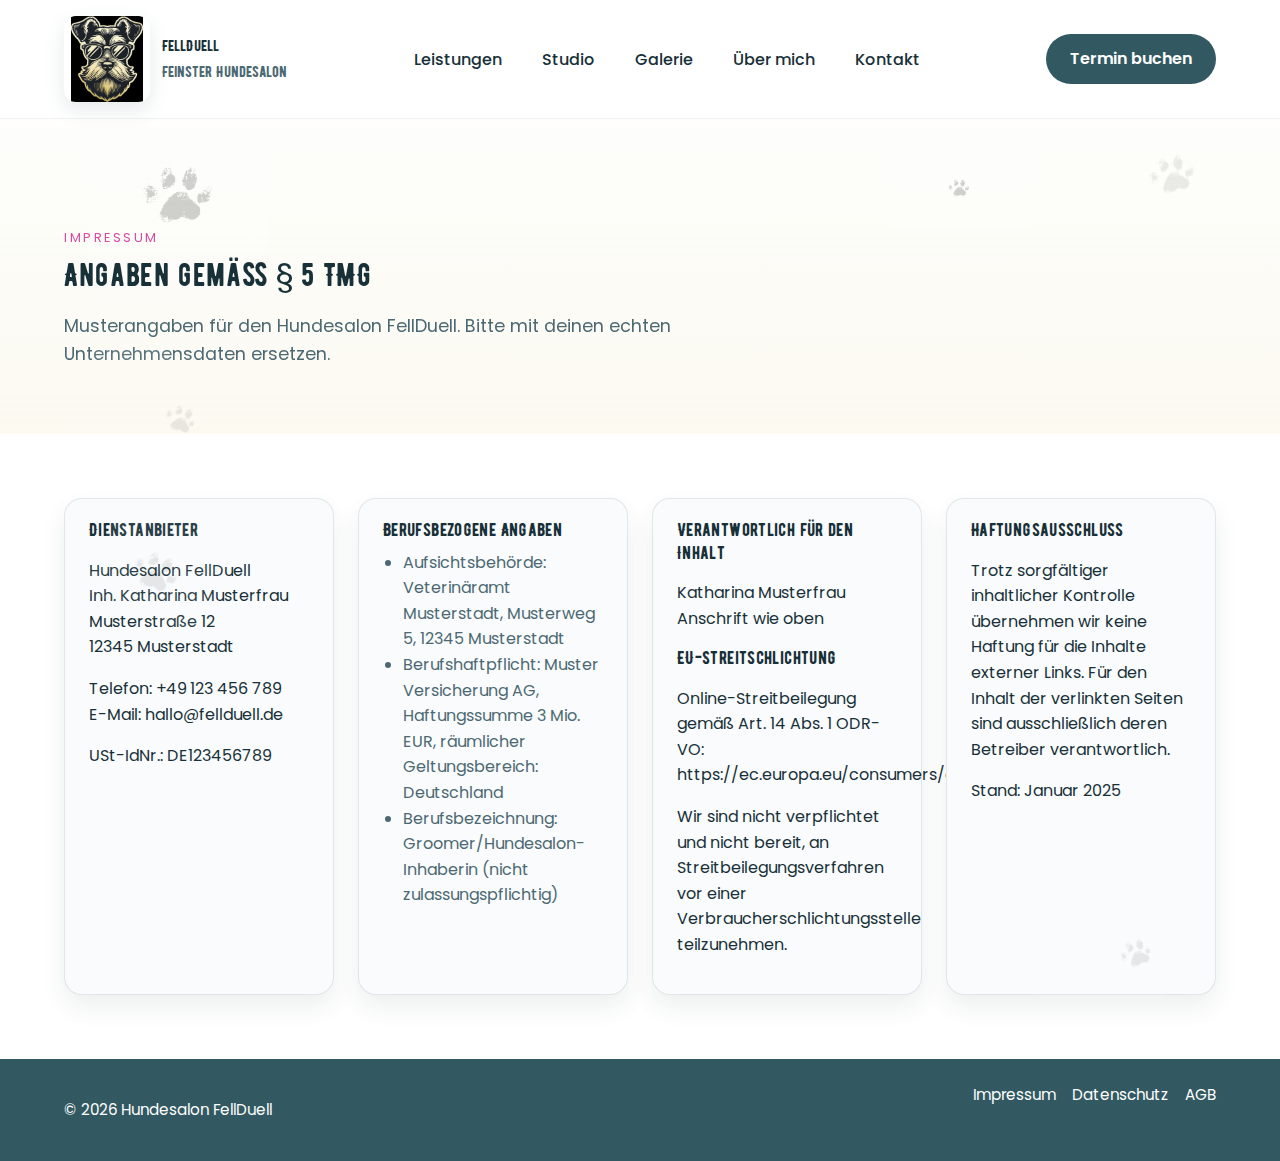
<file: impressum.html>
<!DOCTYPE html>
<html lang="de">
  <head>
    <meta charset="UTF-8" />
    <meta name="viewport" content="width=device-width, initial-scale=1.0" />
    <title>FellDuell – Impressum</title>
    <link rel="preconnect" href="https://fonts.gstatic.com" crossorigin />
    <link
      href="https://fonts.googleapis.com/css2?family=Poppins:wght@300;400;600&amp;display=swap"
      rel="stylesheet"
    />
    <link rel="stylesheet" href="css/styles.css" />
  </head>
  <body>
    <header class="site-header">
      <div class="container header-content">
        <a class="logo" href="index.html">
          <img src="bilder/logo/logo-gold.jpeg" alt="FellDuell Logo" />
          <div>
            <p class="logo-title">FellDuell</p>
            <p class="logo-subtitle">Feinster Hundesalon</p>
          </div>
        </a>
        <nav>
          <ul>
            <li><a href="leistungen.html">Leistungen</a></li>
            <li><a href="studio.html">Studio</a></li>
            <li><a href="galerie.html">Galerie</a></li>
            <li><a href="team.html">Über mich</a></li>
            <li><a href="kontakt.html">Kontakt</a></li>
          </ul>
        </nav>
        <a class="cta" href="kontakt.html#kontakt">Termin buchen</a>
      </div>
    </header>

    <main>
      <section class="hero secondary-hero legal-hero" id="impressum">
        <div class="container hero-grid">
          <div class="hero-copy">
            <p class="eyebrow">Impressum</p>
            <h1>Angaben gemäß § 5 TMG</h1>
            <p class="lead">
              Musterangaben für den Hundesalon FellDuell. Bitte mit deinen echten Unternehmensdaten ersetzen.
            </p>
          </div>
        </div>
      </section>

      <section class="legal">
        <div class="container legal-grid">
          <article>
            <h3>Dienstanbieter</h3>
            <p>
              Hundesalon FellDuell<br />
              Inh. Katharina Musterfrau<br />
              Musterstraße 12<br />
              12345 Musterstadt
            </p>
            <p>
              Telefon: <a href="tel:+49123456789">+49 123 456 789</a><br />
              E-Mail: <a href="mailto:hallo@fellduell.de">hallo@fellduell.de</a>
            </p>
            <p>USt-IdNr.: DE123456789</p>
          </article>

          <article>
            <h3>Berufsbezogene Angaben</h3>
            <ul class="legal-list">
              <li>Aufsichtsbehörde: Veterinäramt Musterstadt, Musterweg 5, 12345 Musterstadt</li>
              <li>Berufshaftpflicht: Muster Versicherung AG, Haftungssumme 3 Mio. EUR, räumlicher Geltungsbereich: Deutschland</li>
              <li>Berufsbezeichnung: Groomer/Hundesalon-Inhaberin (nicht zulassungspflichtig)</li>
            </ul>
          </article>

          <article>
            <h3>Verantwortlich für den Inhalt</h3>
            <p>
              Katharina Musterfrau<br />
              Anschrift wie oben
            </p>
            <h3>EU-Streitschlichtung</h3>
            <p>
              Online-Streitbeilegung gemäß Art. 14 Abs. 1 ODR-VO: <a href="https://ec.europa.eu/consumers/odr" target="_blank" rel="noreferrer">https://ec.europa.eu/consumers/odr</a>.
            </p>
            <p>
              Wir sind nicht verpflichtet und nicht bereit, an Streitbeilegungsverfahren vor einer
              Verbraucherschlichtungsstelle teilzunehmen.
            </p>
          </article>

          <article>
            <h3>Haftungsausschluss</h3>
            <p>
              Trotz sorgfältiger inhaltlicher Kontrolle übernehmen wir keine Haftung für die Inhalte externer Links.
              Für den Inhalt der verlinkten Seiten sind ausschließlich deren Betreiber verantwortlich.
            </p>
            <p>Stand: Januar 2025</p>
          </article>
        </div>
      </section>
    </main>

    <footer class="site-footer">
      <div class="container footer-grid">
        <p>© <span id="year"></span> Hundesalon FellDuell</p>
        <div class="footer-links">
          <a href="impressum.html">Impressum</a>
          <a href="pdf/DatenschutzPDF.pdf">Datenschutz</a>
          <a href="pdf/AGBpdf.pdf">AGB</a>
        </div>
      </div>
    </footer>

    <script src="js/header.js"></script>
    <script>
      document.getElementById("year").textContent = new Date().getFullYear();
    </script>
  </body>
</html>
</file>
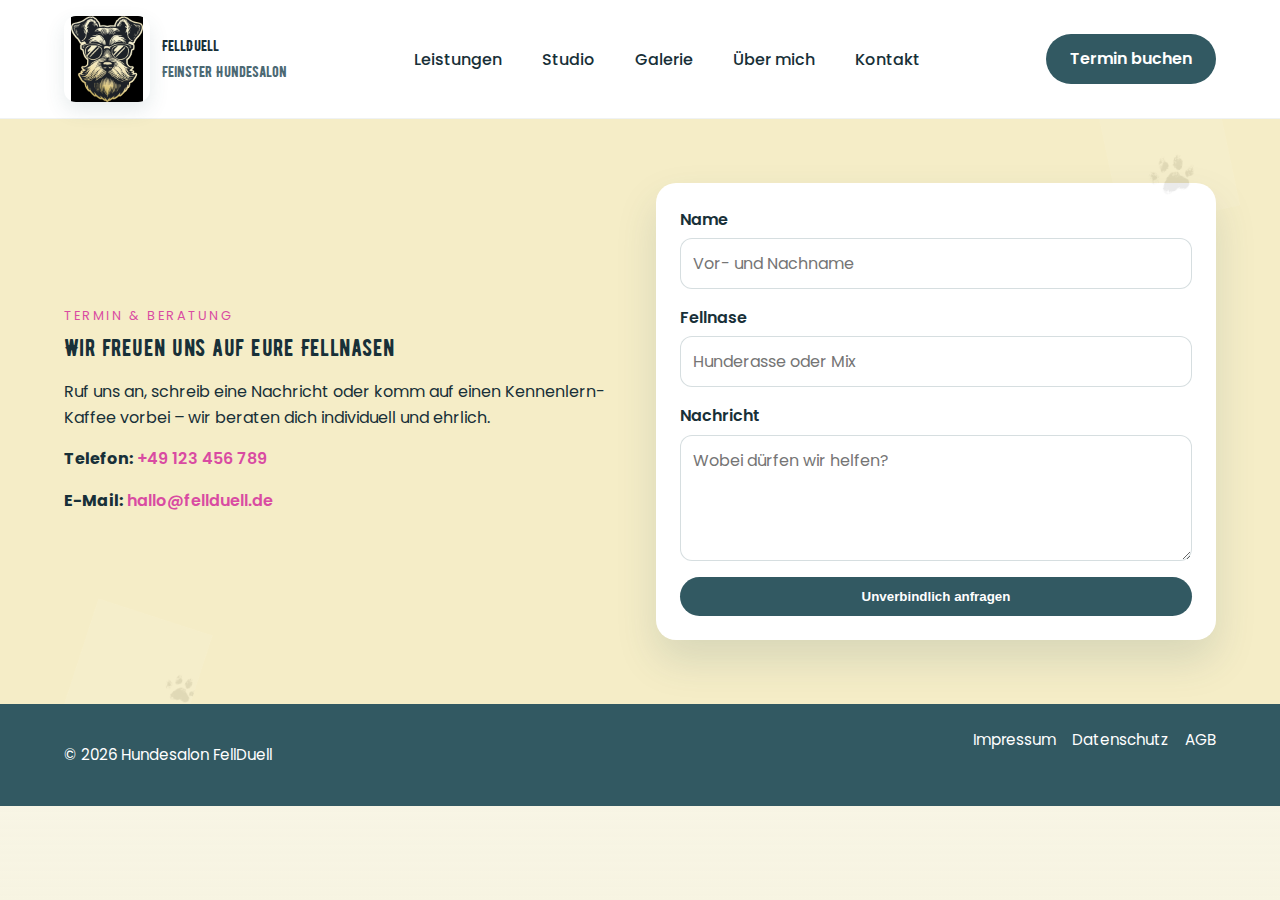
<file: kontakt.html>
<!DOCTYPE html>
<html lang="de">
  <head>
    <meta charset="UTF-8" />
    <meta name="viewport" content="width=device-width, initial-scale=1.0" />
    <title>FellDuell – Kontakt</title>
    <link rel="preconnect" href="https://fonts.gstatic.com" crossorigin />
    <link
      href="https://fonts.googleapis.com/css2?family=Poppins:wght@300;400;600&amp;display=swap"
      rel="stylesheet"
    />
    <link rel="stylesheet" href="css/styles.css" />
  </head>
  <body>
    <header class="site-header">
      <div class="container header-content">
        <a class="logo" href="index.html">
          <img src="bilder/logo/logo-gold.jpeg" alt="FellDuell Logo" />
          <div>
            <p class="logo-title">FellDuell</p>
            <p class="logo-subtitle">Feinster Hundesalon</p>
          </div>
        </a>
        <nav>
          <ul>
            <li><a href="leistungen.html">Leistungen</a></li>
            <li><a href="studio.html">Studio</a></li>
            <li><a href="galerie.html">Galerie</a></li>
            <li><a href="team.html">Über mich</a></li>
            <li><a href="kontakt.html">Kontakt</a></li>
          </ul>
        </nav>
        <a class="cta" href="kontakt.html#kontakt">Termin buchen</a>
      </div>
    </header>

    <main>
      <section class="contact" id="kontakt">
        <div class="container split">
          <div>
            <p class="eyebrow">Termin &amp; Beratung</p>
            <h2>Wir freuen uns auf eure Fellnasen</h2>
            <p>
              Ruf uns an, schreib eine Nachricht oder komm auf einen Kennenlern-Kaffee vorbei –
              wir beraten dich individuell und ehrlich.
            </p>
            <div class="contact-info">
              <p><strong>Telefon:</strong> <a href="tel:+49123456789">+49 123 456 789</a></p>
              <p><strong>E-Mail:</strong> <a href="mailto:hallo@fellduell.de">hallo@fellduell.de</a></p>
            </div>
          </div>
          <form class="contact-form">
            <label>
              Name
              <input type="text" name="name" placeholder="Vor- und Nachname" />
            </label>
            <label>
              Fellnase
              <input type="text" name="dog" placeholder="Hunderasse oder Mix" />
            </label>
            <label>
              Nachricht
              <textarea name="message" rows="4" placeholder="Wobei dürfen wir helfen?"></textarea>
            </label>
            <button type="submit" class="cta">Unverbindlich anfragen</button>
          </form>
        </div>
      </section>
    </main>

    <footer class="site-footer">
      <div class="container footer-grid">
        <p>© <span id="year"></span> Hundesalon FellDuell</p>
        <div class="footer-links">
          <a href="impressum.html">Impressum</a>
          <a href="pdf/DatenschutzPDF.pdf">Datenschutz</a>
          <a href="pdf/AGBpdf.pdf">AGB</a>
        </div>
      </div>
    </footer>

    <script>
      document.getElementById("year").textContent = new Date().getFullYear();
    </script>
  </body>
</html>
</file>
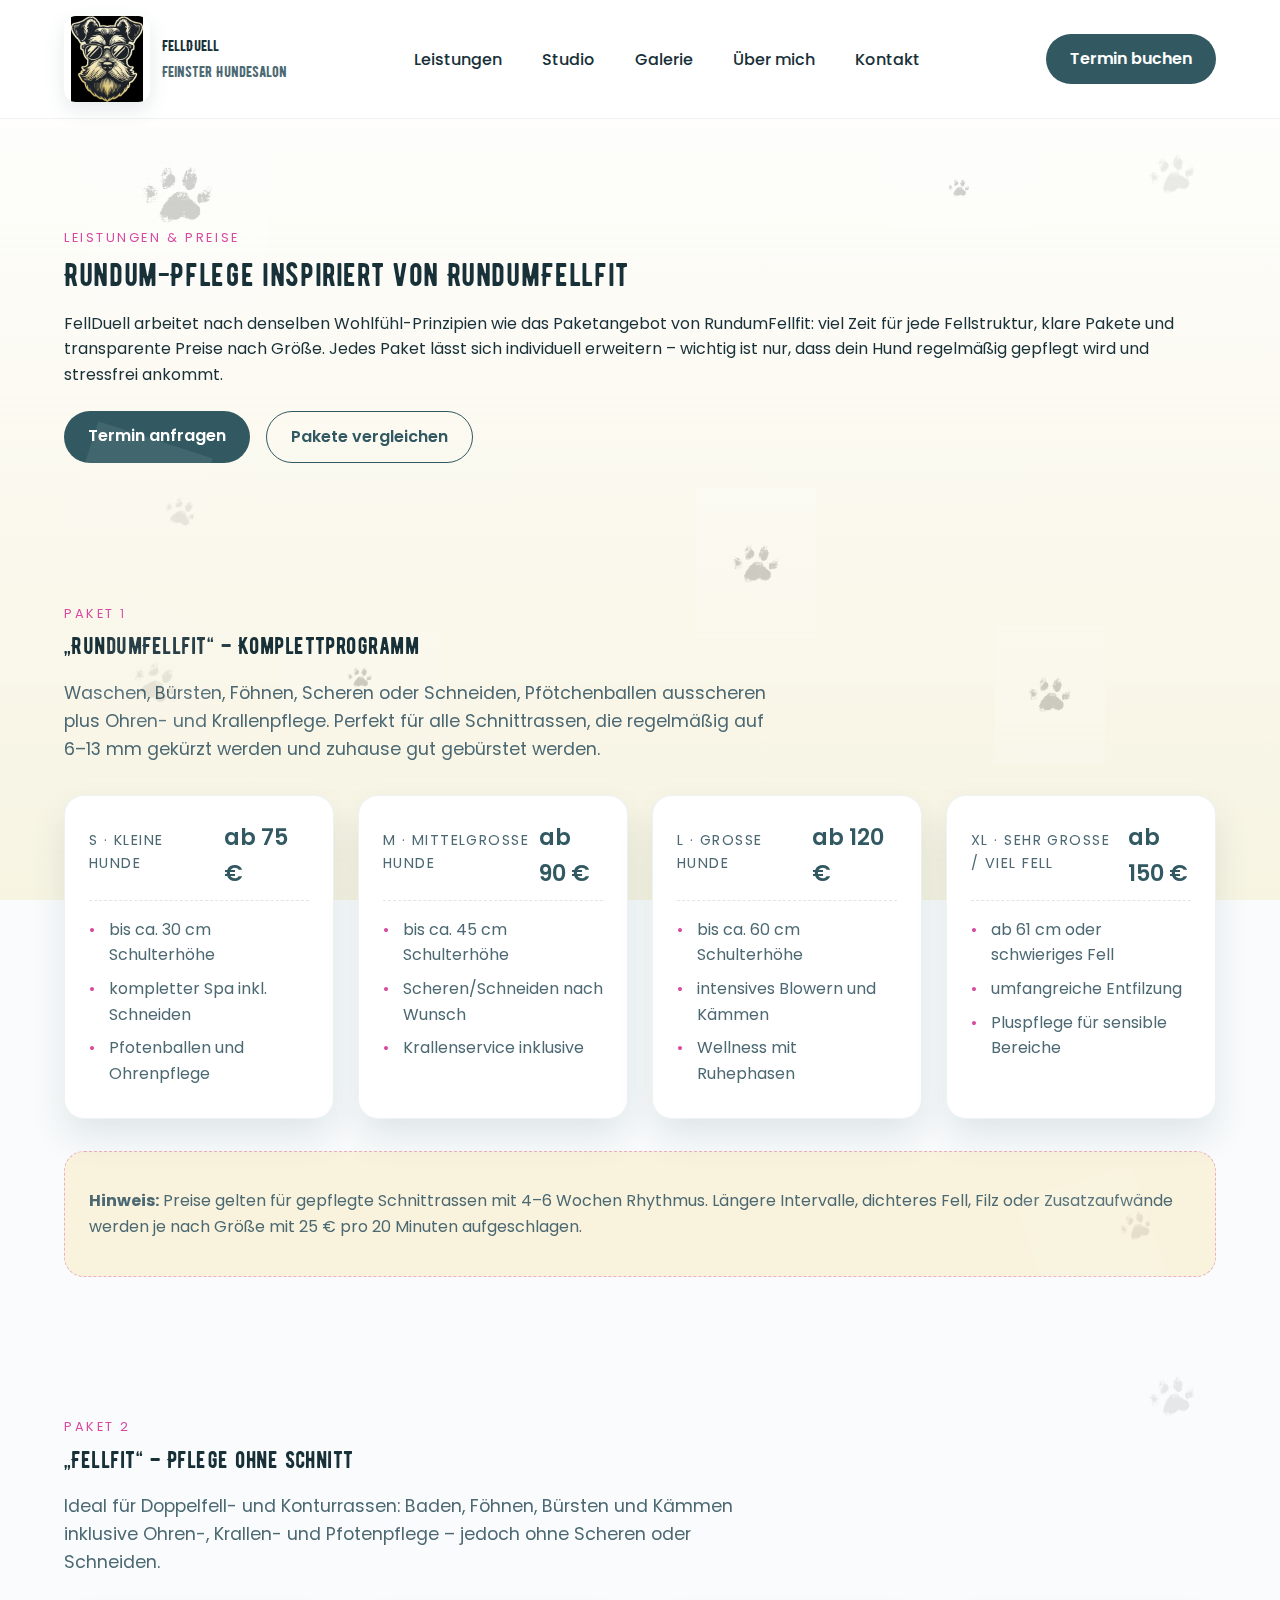
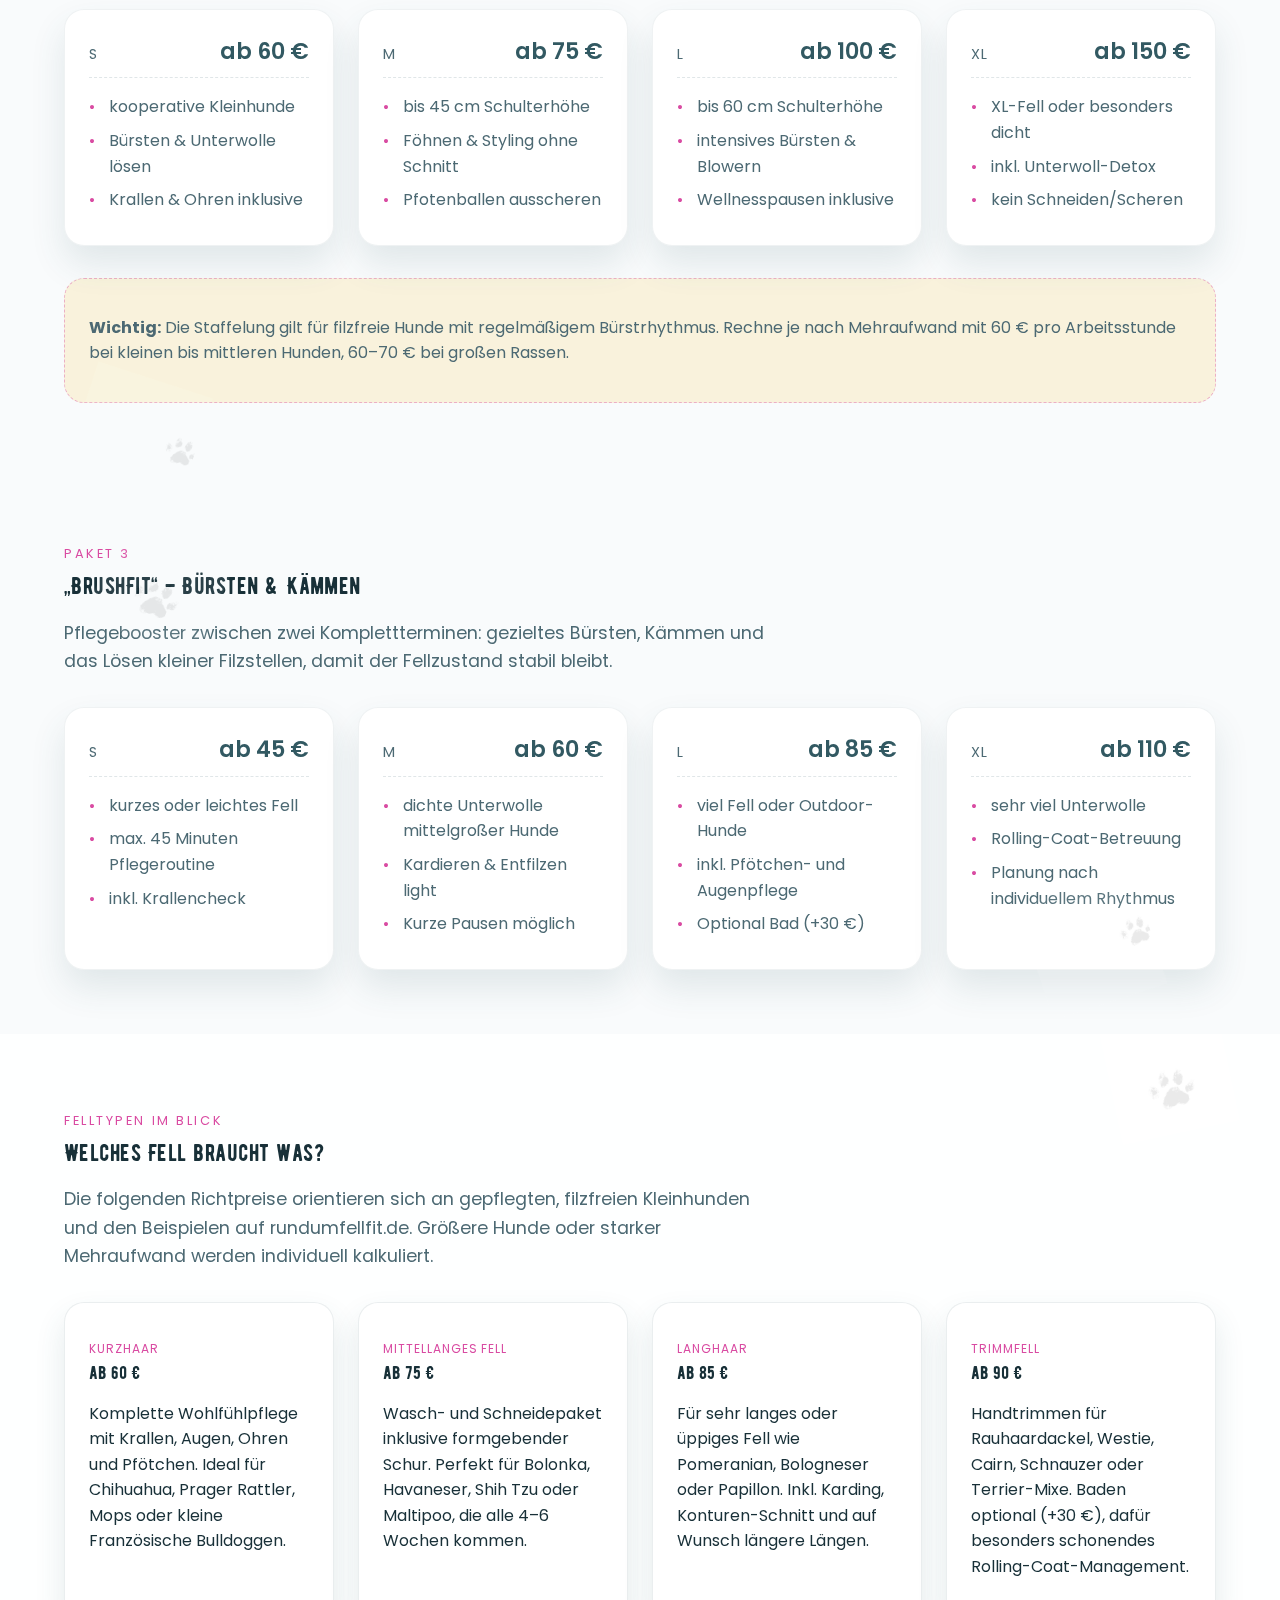
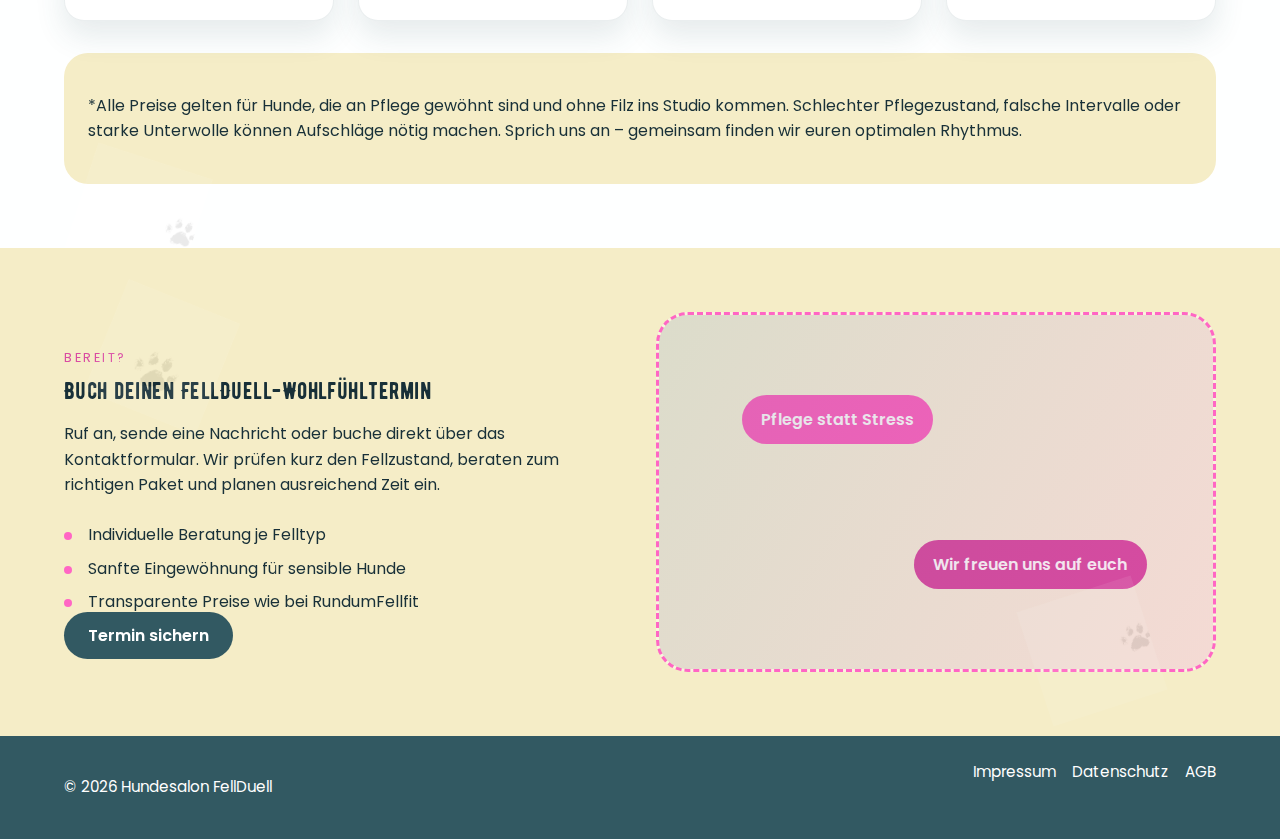
<file: leistungen.html>
<!DOCTYPE html>
<html lang="de">
  <head>
    <meta charset="UTF-8" />
    <meta name="viewport" content="width=device-width, initial-scale=1.0" />
    <title>FellDuell – Leistungen</title>
    <link rel="preconnect" href="https://fonts.gstatic.com" crossorigin />
    <link
      href="https://fonts.googleapis.com/css2?family=Poppins:wght@300;400;600&amp;display=swap"
      rel="stylesheet"
    />
    <link rel="stylesheet" href="css/styles.css" />
  </head>
  <body>
    <header class="site-header">
      <div class="container header-content">
        <a class="logo" href="index.html">
          <img src="bilder/logo/logo-gold.jpeg" alt="FellDuell Logo" />
          <div>
            <p class="logo-title">FellDuell</p>
            <p class="logo-subtitle">Feinster Hundesalon</p>
          </div>
        </a>
        <nav>
          <ul>
            <li><a href="leistungen.html">Leistungen</a></li>
            <li><a href="studio.html">Studio</a></li>
            <li><a href="galerie.html">Galerie</a></li>
            <li><a href="team.html">Über mich</a></li>
            <li><a href="kontakt.html">Kontakt</a></li>
          </ul>
        </nav>
        <a class="cta" href="kontakt.html#kontakt">Termin buchen</a>
      </div>
    </header>

    <main>
      <section class="hero secondary-hero" id="leistungen">
        <div class="container hero-grid">
          <div class="hero-copy">
            <p class="eyebrow">Leistungen &amp; Preise</p>
            <h1>Rundum-Pflege inspiriert von RundumFellfit</h1>
            <p>
              FellDuell arbeitet nach denselben Wohlfühl-Prinzipien wie das Paketangebot von RundumFellfit: viel Zeit
              für jede Fellstruktur, klare Pakete und transparente Preise nach Größe. Jedes Paket lässt sich individuell
              erweitern – wichtig ist nur, dass dein Hund regelmäßig gepflegt wird und stressfrei ankommt.
            </p>
            <div class="hero-actions">
              <a class="cta" href="kontakt.html#kontakt">Termin anfragen</a>
              <a class="ghost" href="#paket-rundum">Pakete vergleichen</a>
            </div>
          </div>
        </div>
      </section>

      <section class="pricing" id="paket-rundum">
        <div class="container">
          <p class="eyebrow">Paket 1</p>
          <h2>„RundumFellfit“ – Komplettprogramm</h2>
          <p class="lead">
            Waschen, Bürsten, Föhnen, Scheren oder Schneiden, Pfötchenballen ausscheren plus Ohren- und Krallenpflege.
            Perfekt für alle Schnittrassen, die regelmäßig auf 6–13 mm gekürzt werden und zuhause gut gebürstet werden.
          </p>

          <div class="price-grid">
            <article class="price-card">
              <div class="price-header">
                <p class="label">S · Kleine Hunde</p>
                <p class="price-value">ab 75 €</p>
              </div>
              <ul>
                <li>bis ca. 30 cm Schulterhöhe</li>
                <li>kompletter Spa inkl. Schneiden</li>
                <li>Pfotenballen und Ohrenpflege</li>
              </ul>
            </article>
            <article class="price-card">
              <div class="price-header">
                <p class="label">M · Mittelgroße Hunde</p>
                <p class="price-value">ab 90 €</p>
              </div>
              <ul>
                <li>bis ca. 45 cm Schulterhöhe</li>
                <li>Scheren/Schneiden nach Wunsch</li>
                <li>Krallenservice inklusive</li>
              </ul>
            </article>
            <article class="price-card">
              <div class="price-header">
                <p class="label">L · Große Hunde</p>
                <p class="price-value">ab 120 €</p>
              </div>
              <ul>
                <li>bis ca. 60 cm Schulterhöhe</li>
                <li>intensives Blowern und Kämmen</li>
                <li>Wellness mit Ruhephasen</li>
              </ul>
            </article>
            <article class="price-card">
              <div class="price-header">
                <p class="label">XL · sehr große / viel Fell</p>
                <p class="price-value">ab 150 €</p>
              </div>
              <ul>
                <li>ab 61 cm oder schwieriges Fell</li>
                <li>umfangreiche Entfilzung</li>
                <li>Pluspflege für sensible Bereiche</li>
              </ul>
            </article>
          </div>

          <div class="extra-note">
            <p>
              <strong>Hinweis:</strong> Preise gelten für gepflegte Schnittrassen mit 4–6 Wochen Rhythmus. Längere
              Intervalle, dichteres Fell, Filz oder Zusatzaufwände werden je nach Größe mit 25 € pro 20 Minuten
              aufgeschlagen.
            </p>
          </div>
        </div>
      </section>

      <section class="pricing" id="paket-fellfit">
        <div class="container">
          <p class="eyebrow">Paket 2</p>
          <h2>„Fellfit“ – Pflege ohne Schnitt</h2>
          <p class="lead">
            Ideal für Doppelfell- und Konturrassen: Baden, Föhnen, Bürsten und Kämmen inklusive Ohren-, Krallen- und
            Pfotenpflege – jedoch ohne Scheren oder Schneiden.
          </p>
          <div class="price-grid">
            <article class="price-card">
              <div class="price-header">
                <p class="label">S</p>
                <p class="price-value">ab 60 €</p>
              </div>
              <ul>
                <li>kooperative Kleinhunde</li>
                <li>Bürsten &amp; Unterwolle lösen</li>
                <li>Krallen &amp; Ohren inklusive</li>
              </ul>
            </article>
            <article class="price-card">
              <div class="price-header">
                <p class="label">M</p>
                <p class="price-value">ab 75 €</p>
              </div>
              <ul>
                <li>bis 45 cm Schulterhöhe</li>
                <li>Föhnen &amp; Styling ohne Schnitt</li>
                <li>Pfotenballen ausscheren</li>
              </ul>
            </article>
            <article class="price-card">
              <div class="price-header">
                <p class="label">L</p>
                <p class="price-value">ab 100 €</p>
              </div>
              <ul>
                <li>bis 60 cm Schulterhöhe</li>
                <li>intensives Bürsten &amp; Blowern</li>
                <li>Wellnesspausen inklusive</li>
              </ul>
            </article>
            <article class="price-card">
              <div class="price-header">
                <p class="label">XL</p>
                <p class="price-value">ab 150 €</p>
              </div>
              <ul>
                <li>XL-Fell oder besonders dicht</li>
                <li>inkl. Unterwoll-Detox</li>
                <li>kein Schneiden/Scheren</li>
              </ul>
            </article>
          </div>
          <div class="extra-note">
            <p>
              <strong>Wichtig:</strong> Die Staffelung gilt für filzfreie Hunde mit regelmäßigem Bürstrhythmus. Rechne je
              nach Mehraufwand mit 60 € pro Arbeitsstunde bei kleinen bis mittleren Hunden, 60–70 € bei großen Rassen.
            </p>
          </div>
        </div>
      </section>

      <section class="pricing" id="paket-brushfit">
        <div class="container">
          <p class="eyebrow">Paket 3</p>
          <h2>„BrushFit“ – Bürsten &amp; Kämmen</h2>
          <p class="lead">
            Pflegebooster zwischen zwei Komplettterminen: gezieltes Bürsten, Kämmen und das Lösen kleiner Filzstellen,
            damit der Fellzustand stabil bleibt.
          </p>
          <div class="price-grid">
            <article class="price-card">
              <div class="price-header">
                <p class="label">S</p>
                <p class="price-value">ab 45 €</p>
              </div>
              <ul>
                <li>kurzes oder leichtes Fell</li>
                <li>max. 45 Minuten Pflegeroutine</li>
                <li>inkl. Krallencheck</li>
              </ul>
            </article>
            <article class="price-card">
              <div class="price-header">
                <p class="label">M</p>
                <p class="price-value">ab 60 €</p>
              </div>
              <ul>
                <li>dichte Unterwolle mittelgroßer Hunde</li>
                <li>Kardieren &amp; Entfilzen light</li>
                <li>Kurze Pausen möglich</li>
              </ul>
            </article>
            <article class="price-card">
              <div class="price-header">
                <p class="label">L</p>
                <p class="price-value">ab 85 €</p>
              </div>
              <ul>
                <li>viel Fell oder Outdoor-Hunde</li>
                <li>inkl. Pfötchen- und Augenpflege</li>
                <li>Optional Bad (+30 €)</li>
              </ul>
            </article>
            <article class="price-card">
              <div class="price-header">
                <p class="label">XL</p>
                <p class="price-value">ab 110 €</p>
              </div>
              <ul>
                <li>sehr viel Unterwolle</li>
                <li>Rolling-Coat-Betreuung</li>
                <li>Planung nach individuellem Rhythmus</li>
              </ul>
            </article>
          </div>
        </div>
      </section>

      <section class="welcome" id="felltypen">
        <div class="container">
          <p class="eyebrow">Felltypen im Blick</p>
          <h2>Welches Fell braucht was?</h2>
          <p class="lead">
            Die folgenden Richtpreise orientieren sich an gepflegten, filzfreien Kleinhunden und den Beispielen auf
            rundumfellfit.de. Größere Hunde oder starker Mehraufwand werden individuell kalkuliert.
          </p>
          <div class="welcome-grid">
            <article class="welcome-card">
              <p class="label">Kurzhaar</p>
              <h3>ab 60 €</h3>
              <p>
                Komplette Wohlfühlpflege mit Krallen, Augen, Ohren und Pfötchen. Ideal für Chihuahua, Prager Rattler,
                Mops oder kleine Französische Bulldoggen.
              </p>
            </article>
            <article class="welcome-card">
              <p class="label">Mittellanges Fell</p>
              <h3>ab 75 €</h3>
              <p>
                Wasch- und Schneidepaket inklusive formgebender Schur. Perfekt für Bolonka, Havaneser, Shih Tzu oder
                Maltipoo, die alle 4–6 Wochen kommen.
              </p>
            </article>
            <article class="welcome-card">
              <p class="label">Langhaar</p>
              <h3>ab 85 €</h3>
              <p>
                Für sehr langes oder üppiges Fell wie Pomeranian, Bologneser oder Papillon. Inkl. Karding,
                Konturen-Schnitt und auf Wunsch längere Längen.
              </p>
            </article>
            <article class="welcome-card">
              <p class="label">Trimmfell</p>
              <h3>ab 90 €</h3>
              <p>
                Handtrimmen für Rauhaardackel, Westie, Cairn, Schnauzer oder Terrier-Mixe. Baden optional (+30 €), dafür
                besonders schonendes Rolling-Coat-Management.
              </p>
            </article>
          </div>
          <div class="value-note">
            <p>
              *Alle Preise gelten für Hunde, die an Pflege gewöhnt sind und ohne Filz ins Studio kommen. Schlechter
              Pflegezustand, falsche Intervalle oder starke Unterwolle können Aufschläge nötig machen. Sprich uns an –
              gemeinsam finden wir euren optimalen Rhythmus.
            </p>
          </div>
        </div>
      </section>

      <section class="contact" id="termin">
        <div class="container split">
          <div>
            <p class="eyebrow">Bereit?</p>
            <h2>Buch deinen FellDuell-Wohlfühltermin</h2>
            <p>
              Ruf an, sende eine Nachricht oder buche direkt über das Kontaktformular. Wir prüfen kurz den Fellzustand,
              beraten zum richtigen Paket und planen ausreichend Zeit ein.
            </p>
            <ul class="feature-list">
              <li>Individuelle Beratung je Felltyp</li>
              <li>Sanfte Eingewöhnung für sensible Hunde</li>
              <li>Transparente Preise wie bei RundumFellfit</li>
            </ul>
            <a class="cta" href="kontakt.html#kontakt">Termin sichern</a>
          </div>
          <div class="studio-photo">
            <p class="bubble bubble-top">Pflege statt Stress</p>
            <p class="bubble bubble-bottom">Wir freuen uns auf euch</p>
          </div>
        </div>
      </section>
    </main>

    <footer class="site-footer">
      <div class="container footer-grid">
        <p>© <span id="year"></span> Hundesalon FellDuell</p>
        <div class="footer-links">
          <a href="impressum.html">Impressum</a>
          <a href="pdf/DatenschutzPDF.pdf">Datenschutz</a>
          <a href="pdf/AGBpdf.pdf">AGB</a>
        </div>
      </div>
    </footer>

    <script>
      document.getElementById("year").textContent = new Date().getFullYear();
    </script>
  </body>
</html>
</file>
<file: css/styles.css>
@font-face {
  font-family: "Bernier";
  src: url("../Bernier/Commercial/TTF/BERNIERRegular-Regular.ttf") format("truetype");
  font-weight: 400;
  font-style: normal;
}

:root {
  --turquoise-light: #5de0e6;
  --turquoise-dark: #325962;
  --yellow-light: #f5edc7;
  --pink: #ff66c4;
  --magenta: #d94ba2;
  --text-primary: #183038;
  --text-muted: #4c6973;
  --bg: #f9fbfc;
}

*,
*::before,
*::after {
  box-sizing: border-box;
}

body {
  margin: 0;
  font-family: "Poppins", "Segoe UI", system-ui, -apple-system, sans-serif;
  background: var(--bg);
  color: var(--text-primary);
  line-height: 1.6;
  position: relative;
}

body::before {
  content: "";
  position: fixed;
  inset: 0;
  background: linear-gradient(180deg, rgba(255, 255, 255, 0.92), rgba(245, 237, 199, 0.5));
  z-index: -2;
  pointer-events: none;
}

body::after {
  content: "";
  position: fixed;
  inset: 0;
  background-image: url("../bilder/pfote1.jpg"), url("../bilder/pfote2.jpg"), url("../bilder/pfote1.jpg"),
    url("../bilder/pfote2.jpg"), url("../bilder/pfote1.jpg");
  background-repeat: no-repeat;
  background-size: 180px auto, 140px auto, 120px auto, 160px auto, 110px auto;
  background-position: 8% 12%, 78% 18%, 60% 65%, 25% 78%, 85% 82%;
  opacity: 0.18;
  z-index: -1;
  pointer-events: none;
}

img {
  max-width: 100%;
  display: block;
}

a {
  color: inherit;
  text-decoration: none;
}

.container {
  width: min(1200px, 90vw);
  margin: 0 auto;
}

.eyebrow {
  text-transform: uppercase;
  letter-spacing: 0.2em;
  font-size: 0.8rem;
  color: var(--magenta);
  margin-bottom: 0.5rem;
}

h1,
h2,
h3 {
  margin: 0 0 0.5rem;
  line-height: 1.2;
  font-family: "Bernier", "Poppins", "Segoe UI", system-ui, -apple-system, sans-serif;
  font-weight: 400;
  letter-spacing: 0.02em;
}

section {
  padding: 4rem 0;
  position: relative;
  overflow: hidden;
}

section::before,
section::after {
  content: "";
  position: absolute;
  width: 120px;
  height: 120px;
  background-size: cover;
  background-repeat: no-repeat;
  opacity: 0.08;
  filter: grayscale(0.1);
  pointer-events: none;
  transition: opacity 0.3s;
}

section::before {
  top: -20px;
  right: 4%;
  background-image: url("../bilder/pfote1.jpg");
  transform: rotate(-12deg);
}

section::after {
  bottom: -30px;
  left: 6%;
  background-image: url("../bilder/pfote2.jpg");
  transform: rotate(18deg);
}

section:nth-of-type(even)::before {
  right: auto;
  left: 8%;
  top: 10%;
  transform: rotate(22deg);
}

section:nth-of-type(even)::after {
  left: auto;
  right: 10%;
  bottom: 5%;
  transform: rotate(-18deg);
}

.site-header {
  background: white;
  border-bottom: 1px solid rgba(50, 89, 98, 0.08);
  position: sticky;
  top: 0;
  z-index: 10;
}

.header-content {
  display: flex;
  align-items: center;
  justify-content: space-between;
  gap: 1.5rem;
  padding: 1rem 0;
}

.logo {
  display: flex;
  align-items: center;
  gap: 0.75rem;
}

.logo img {
  width: 86px;
  height: 86px;
  object-fit: contain;
  border-radius: 12px;
  box-shadow: 0 8px 20px rgba(50, 89, 98, 0.12);
  transition: transform 0.2s ease;
}

.logo:hover img {
  transform: scale(1.08);
}

.logo-title {
  font-family: "Bernier", "Poppins", "Segoe UI", system-ui, -apple-system, sans-serif;
  font-weight: 400;
  margin: 0;
}

.logo-subtitle {
  font-family: "Bernier", "Poppins", "Segoe UI", system-ui, -apple-system, sans-serif;
  margin: 0;
  font-size: 1rem;
  color: var(--text-muted);
}

nav ul {
  list-style: none;
  display: flex;
  gap: 1rem;
  margin: 0;
  padding: 0;
}

nav a {
  padding: 0.35rem 0.75rem;
  border-radius: 999px;
  font-weight: 500;
  transition: background 0.2s;
}

nav a:hover {
  background: rgba(93, 224, 230, 0.15);
}

.menu-toggle {
  display: none;
  width: 46px;
  height: 46px;
  border-radius: 12px;
  border: 1px solid rgba(50, 89, 98, 0.16);
  background: white;
  box-shadow: 0 10px 18px rgba(24, 48, 56, 0.12);
  align-items: center;
  justify-content: center;
  gap: 5px;
  cursor: pointer;
  transition: transform 0.15s ease, box-shadow 0.15s ease;
}

.menu-toggle:hover {
  transform: translateY(-1px);
  box-shadow: 0 12px 20px rgba(24, 48, 56, 0.15);
}

.menu-toggle span {
  display: block;
  width: 18px;
  height: 2px;
  background: var(--turquoise-dark);
  border-radius: 99px;
  position: relative;
}

.nav-open .menu-toggle span:nth-child(1) {
  transform: translateY(6px) rotate(45deg);
}

.nav-open .menu-toggle span:nth-child(2) {
  opacity: 0;
}

.nav-open .menu-toggle span:nth-child(3) {
  transform: translateY(-6px) rotate(-45deg);
}

.cta {
  background: var(--turquoise-dark);
  color: white;
  padding: 0.75rem 1.5rem;
  border-radius: 999px;
  font-weight: 600;
  border: none;
  cursor: pointer;
  transition: transform 0.2s;
}

.cta:hover {
  transform: translateY(-2px);
}

.floating-insta {
  position: fixed;
  bottom: 20px;
  right: 18px;
  width: 56px;
  height: 56px;
  border-radius: 50%;
  background: radial-gradient(circle at 30% 30%, #f9fbfc, #f9fbfc 28%, transparent 30%),
    radial-gradient(circle at 70% 70%, rgba(255, 255, 255, 0.35), rgba(255, 255, 255, 0.35) 30%, transparent 32%),
    linear-gradient(135deg, #f9ed32, #ee2a7b, #6228d7);
  color: white;
  font-weight: 700;
  letter-spacing: 0.05em;
  display: grid;
  place-items: center;
  box-shadow: 0 12px 24px rgba(98, 40, 215, 0.22);
  z-index: 20;
  transition: transform 0.2s ease, box-shadow 0.2s ease;
}

.floating-insta::before {
  content: "";
  width: 26px;
  height: 26px;
  background: url("data:image/svg+xml,%3Csvg width='24' height='24' viewBox='0 0 24 24' fill='none' xmlns='http://www.w3.org/2000/svg'%3E%3Cpath d='M7 3.75H17C19.2091 3.75 21 5.54086 21 7.75V16.25C21 18.4591 19.2091 20.25 17 20.25H7C4.79086 20.25 3 18.4591 3 16.25V7.75C3 5.54086 4.79086 3.75 7 3.75Z' stroke='%23FFFFFF' stroke-width='1.5'/%3E%3Cpath d='M16.25 7.25C16.6642 7.25 17 7.58579 17 8C17 8.41421 16.6642 8.75 16.25 8.75C15.8358 8.75 15.5 8.41421 15.5 8C15.5 7.58579 15.8358 7.25 16.25 7.25Z' fill='%23FFFFFF'/%3E%3Cpath d='M8.75 12C8.75 10.2051 10.2051 8.75 12 8.75C13.7949 8.75 15.25 10.2051 15.25 12C15.25 13.7949 13.7949 15.25 12 15.25C10.2051 15.25 8.75 13.7949 8.75 12Z' stroke='%23FFFFFF' stroke-width='1.5'/%3E%3C/svg%3E") center/contain no-repeat;
}

.floating-insta span {
  position: absolute;
  width: 1px;
  height: 1px;
  padding: 0;
  margin: -1px;
  overflow: hidden;
  clip: rect(0, 0, 0, 0);
  white-space: nowrap;
  border: 0;
}

.floating-insta:hover {
  transform: translateY(-3px) scale(1.02);
  box-shadow: 0 16px 28px rgba(98, 40, 215, 0.28);
}

.floating-insta:active {
  transform: translateY(0) scale(0.98);
}

@media (max-width: 640px) {
  .floating-insta {
    width: 50px;
    height: 50px;
    bottom: 16px;
    right: 14px;
  }
}

.ghost {
  border: 1px solid var(--turquoise-dark);
  border-radius: 999px;
  padding: 0.75rem 1.5rem;
  background: transparent;
  color: var(--turquoise-dark);
  font-weight: 600;
  cursor: pointer;
}

.hero {
  padding: 6rem 0 4rem;
}

.hero-grid {
  display: grid;
  grid-template-columns: repeat(auto-fit, minmax(280px, 1fr));
  gap: 2rem;
  align-items: center;
}

.hero-visuals {
  display: grid;
  gap: 1.5rem;
}

.photo-stack {
  display: grid;
  grid-template-columns: repeat(2, minmax(120px, 1fr));
  gap: 0.75rem;
}

.photo-stack img {
  height: 160px;
  object-fit: cover;
  border-radius: 20px;
  box-shadow: 0 12px 24px rgba(50, 89, 98, 0.18);
}

.photo-stack img:nth-child(odd) {
  transform: translateY(12px);
}

.photo-stack img:nth-child(even) {
  transform: translateY(-12px);
}

.hero-card {
  background: var(--turquoise-dark);
  color: white;
  padding: 2rem;
  border-radius: 24px;
  box-shadow: 0 20px 40px rgba(50, 89, 98, 0.3);
}

.hero-card ul {
  list-style: none;
  padding: 0;
  margin: 1.5rem 0;
}

.hero-card li::before {
  content: "•";
  color: var(--turquoise-light);
  margin-right: 0.5rem;
}

.hero-card li {
  margin-bottom: 0.5rem;
}

.hero-actions {
  display: flex;
  flex-wrap: wrap;
  gap: 1rem;
  margin-top: 1.5rem;
}

.price {
  font-size: 1.5rem;
  font-weight: 600;
}

.services {
  background: white;
}

.card-grid {
  display: grid;
  grid-template-columns: repeat(auto-fit, minmax(220px, 1fr));
  gap: 1.5rem;
  margin-top: 2rem;
}

.card-grid article {
  background: var(--yellow-light);
  border-radius: 20px;
  padding: 1.5rem;
  min-height: 180px;
  box-shadow: 0 10px 20px rgba(249, 154, 200, 0.2);
}

.welcome {
  background: rgba(255, 255, 255, 0.85);
}

.welcome-grid {
  display: grid;
  grid-template-columns: repeat(auto-fit, minmax(220px, 1fr));
  gap: 1.5rem;
  margin-top: 2rem;
}

.welcome-card {
  background: white;
  border-radius: 20px;
  padding: 1.5rem;
  box-shadow: 0 15px 30px rgba(50, 89, 98, 0.12);
  border: 1px solid rgba(50, 89, 98, 0.1);
}

.welcome-card .label {
  text-transform: uppercase;
  letter-spacing: 0.08em;
  font-size: 0.75rem;
  color: var(--magenta);
  margin-bottom: 0.25rem;
}

.value-note {
  margin-top: 2rem;
  background: var(--yellow-light);
  border-radius: 24px;
  padding: 1.5rem;
  display: grid;
  grid-template-columns: repeat(auto-fit, minmax(220px, 1fr));
  gap: 1rem;
  align-items: center;
}

.value-list {
  list-style: none;
  margin: 0;
  padding: 0;
  display: grid;
  gap: 0.5rem;
  font-weight: 600;
  color: var(--turquoise-dark);
}

.value-list li::before {
  content: "✓";
  margin-right: 0.5rem;
  color: var(--magenta);
}

.services-gallery {
  display: grid;
  grid-template-columns: repeat(auto-fit, minmax(220px, 1fr));
  gap: 1rem;
  margin-top: 2rem;
}

.services-gallery img {
  height: 180px;
  object-fit: cover;
  border-radius: 24px;
  box-shadow: 0 18px 35px rgba(82, 144, 154, 0.25);
}

.studio {
  background: var(--turquoise-light);
}

.split {
  display: grid;
  grid-template-columns: repeat(auto-fit, minmax(280px, 1fr));
  gap: 2rem;
  align-items: center;
}

.feature-list {
  list-style: none;
  padding: 0;
  margin: 1.5rem 0 0;
}

.feature-list li {
  margin-bottom: 0.5rem;
  padding-left: 1.5rem;
  position: relative;
}

.feature-list li::before {
  content: "";
  width: 8px;
  height: 8px;
  border-radius: 50%;
  background: var(--pink);
  position: absolute;
  left: 0;
  top: 10px;
}

.studio-photo {
  background: url("https://images.unsplash.com/photo-1518378188025-22bd89516ee2?auto=format&fit=crop&w=900&q=80")
      center/cover no-repeat,
    rgba(255, 255, 255, 0.4);
  border-radius: 32px;
  min-height: 360px;
  position: relative;
  border: 3px dashed var(--pink);
  overflow: hidden;
}

.studio-photo::after {
  content: "";
  position: absolute;
  inset: 0;
  background: linear-gradient(120deg, rgba(50, 89, 98, 0.15), rgba(217, 75, 162, 0.15));
}

.studio-gallery {
  margin-top: 2.5rem;
  display: grid;
  grid-template-columns: repeat(auto-fit, minmax(220px, 1fr));
  gap: 1.5rem;
}

.studio-gallery article {
  background: white;
  border-radius: 24px;
  padding: 1.25rem;
  box-shadow: 0 20px 35px rgba(24, 48, 56, 0.12);
  display: flex;
  flex-direction: column;
  gap: 0.75rem;
}

.studio-gallery img {
  width: 100%;
  height: 180px;
  object-fit: cover;
  border-radius: 18px;
}

.studio-gallery h3 {
  margin: 0;
  font-size: 1.1rem;
}

.studio-gallery p {
  margin: 0;
  color: var(--text-muted);
  font-size: 0.95rem;
}

.bubble {
  position: absolute;
  background: var(--pink);
  color: white;
  padding: 0.75rem 1.2rem;
  border-radius: 999px;
  font-weight: 600;
}

.bubble-top {
  top: 18%;
  left: 15%;
}

.bubble-bottom {
  bottom: 18%;
  right: 12%;
  background: var(--magenta);
}

.team {
  background: white;
}

.team-grid {
  display: grid;
  grid-template-columns: repeat(auto-fit, minmax(220px, 1fr));
  gap: 1.5rem;
  margin-top: 2rem;
}

.team article {
  background: var(--bg);
  border-radius: 20px;
  padding: 1.5rem;
  border: 1px solid rgba(50, 89, 98, 0.1);
  display: grid;
  gap: 0.75rem;
}

.team article img {
  width: 90%;
  max-width: 260px;
  aspect-ratio: 3 / 4;
  height: auto;
  object-fit: cover;
  object-position: center 20%;
  border-radius: 16px;
  margin: 0 auto;
  box-shadow: 0 18px 35px rgba(50, 89, 98, 0.12);
}

.quote {
  color: var(--text-muted);
  font-style: italic;
}

.contact {
  background: var(--yellow-light);
}

.contact-info a {
  color: var(--magenta);
  font-weight: 600;
}

.contact-form {
  background: white;
  border-radius: 20px;
  padding: 1.5rem;
  box-shadow: 0 20px 40px rgba(50, 89, 98, 0.15);
  display: flex;
  flex-direction: column;
  gap: 1rem;
}

.preset-buttons {
  display: grid;
  gap: 0.5rem;
}

.preset-buttons .ghost {
  display: block;
  text-align: center;
}

.contact-form label {
  font-weight: 600;
  display: flex;
  flex-direction: column;
  gap: 0.35rem;
}

.contact-form input,
.contact-form textarea {
  border: 1px solid rgba(50, 89, 98, 0.2);
  border-radius: 12px;
  padding: 0.75rem;
  font-size: 1rem;
  font-family: inherit;
}

.contact-visual {
  margin-top: 1.5rem;
  display: grid;
  grid-template-columns: repeat(auto-fit, minmax(140px, 1fr));
  gap: 0.75rem;
}

.contact-visual img {
  height: 140px;
  object-fit: cover;
  border-radius: 18px;
  box-shadow: 0 10px 20px rgba(50, 89, 98, 0.18);
}

.gallery {
  background: white;
}

.gallery-grid {
  margin-top: 2rem;
  display: grid;
  grid-template-columns: repeat(auto-fit, minmax(220px, 1fr));
  gap: 1rem;
}

.gallery-grid figure {
  margin: 0;
  border-radius: 20px;
  overflow: hidden;
  box-shadow: 0 15px 30px rgba(24, 48, 56, 0.12);
  border: 1px solid rgba(50, 89, 98, 0.08);
}

.gallery-grid img {
  width: 100%;
  height: 220px;
  object-fit: cover;
  display: block;
  transition: transform 0.3s ease;
}

.gallery-grid img:hover {
  transform: scale(1.05);
}

.equip-grid {
  margin-top: 2.5rem;
  display: grid;
  grid-template-columns: repeat(auto-fit, minmax(220px, 1fr));
  gap: 1rem;
}

.equip-card {
  background: white;
  border-radius: 18px;
  padding: 1.25rem 1.5rem;
  border: 1px solid rgba(50, 89, 98, 0.08);
  box-shadow: 0 14px 30px rgba(24, 48, 56, 0.12);
}

.equip-label {
  margin: 0 0 0.35rem;
  text-transform: uppercase;
  letter-spacing: 0.12em;
  font-size: 0.75rem;
  color: var(--magenta);
}

.equip-card h3 {
  margin: 0 0 0.35rem;
}

.equip-card p {
  margin: 0;
  color: var(--text-muted);
}

.reveal {
  opacity: 0;
  transform: translateY(18px);
  transition: opacity 0.5s ease, transform 0.5s ease;
}

.reveal-in {
  opacity: 1;
  transform: translateY(0);
}

.before-after {
  background: white;
}

.ba-cta {
  margin-top: 1.25rem;
}

.ba-comparison {
  position: relative;
  margin-top: 2rem;
  border-radius: 20px;
  overflow: hidden;
  box-shadow: 0 18px 35px rgba(24, 48, 56, 0.12);
  border: 1px solid rgba(50, 89, 98, 0.08);
  aspect-ratio: 4 / 3;
  --pos: 50%;
}

.ba-image {
  position: absolute;
  inset: 0;
}

.ba-image img {
  width: 100%;
  height: 100%;
  object-fit: cover;
  display: block;
}

.ba-image-after {
  width: var(--pos);
  overflow: hidden;
  border-right: 2px solid rgba(255, 255, 255, 0.8);
  box-shadow: 6px 0 24px rgba(24, 48, 56, 0.15);
}

.ba-range {
  position: absolute;
  inset: 0;
  width: 100%;
  margin: 0;
  appearance: none;
  background: transparent;
  cursor: col-resize;
}

.ba-range::-webkit-slider-thumb {
  appearance: none;
  width: 1px;
  height: 300px;
  background: transparent;
}

.ba-range::-moz-range-thumb {
  width: 1px;
  height: 300px;
  background: transparent;
  border: none;
}

.ba-handle {
  position: absolute;
  top: 50%;
  left: var(--pos);
  transform: translate(-50%, -50%);
  width: 48px;
  height: 48px;
  border-radius: 50%;
  background: white;
  box-shadow: 0 10px 25px rgba(24, 48, 56, 0.18);
  display: grid;
  place-items: center;
  pointer-events: none;
}

.ba-handle span {
  width: 18px;
  height: 18px;
  border-left: 3px solid var(--turquoise-dark);
  border-right: 3px solid var(--turquoise-dark);
  display: block;
}

.legal {
  background: white;
}

.legal-hero {
  padding-bottom: 3rem;
}

.legal-grid {
  display: grid;
  grid-template-columns: repeat(auto-fit, minmax(260px, 1fr));
  gap: 1.5rem;
}

.legal-grid article {
  background: var(--bg);
  border: 1px solid rgba(50, 89, 98, 0.12);
  border-radius: 18px;
  padding: 1.25rem 1.5rem;
  box-shadow: 0 12px 24px rgba(24, 48, 56, 0.08);
}

.legal-grid h3 {
  margin-top: 0;
}

.legal-list {
  margin: 0;
  padding-left: 1.25rem;
  color: var(--text-muted);
}

.login-section {
  background: var(--turquoise-light);
}

.login-layout {
  align-items: center;
}

.login-card {
  width: min(420px, 90%);
  margin-left: auto;
  background: white;
  border-radius: 24px;
  padding: 2rem;
  box-shadow: 0 20px 40px rgba(50, 89, 98, 0.2);
  display: flex;
  flex-direction: column;
  gap: 1rem;
}

.login-card .form-message {
  min-height: 1.5rem;
  font-weight: 600;
}

.form-message[data-state="error"] {
  color: #d94b4b;
}

.form-message[data-state="success"] {
  color: #2f8f70;
}

.admin-hero {
  background: var(--yellow-light);
}

.admin-panel {
  display: grid;
  grid-template-columns: repeat(auto-fit, minmax(280px, 1fr));
  gap: 2rem;
  align-items: start;
}

.admin-actions {
  display: flex;
  flex-wrap: wrap;
  gap: 1rem;
  margin-top: 1.5rem;
}

.admin-widgets {
  display: grid;
  gap: 1rem;
}

.admin-widgets article {
  background: white;
  border-radius: 20px;
  padding: 1.25rem;
  box-shadow: 0 15px 30px rgba(50, 89, 98, 0.15);
}

.customer-section {
  background: white;
}

.customer-copy {
  max-width: 640px;
  color: var(--text-muted);
}

.customer-table {
  margin-top: 2rem;
  background: var(--bg);
  border-radius: 24px;
  padding: 1.5rem;
  box-shadow: 0 12px 24px rgba(50, 89, 98, 0.12);
  overflow-x: auto;
}

.customer-table table {
  width: 100%;
  border-collapse: collapse;
  min-width: 520px;
}

.customer-table th,
.customer-table td {
  padding: 0.75rem 1rem;
  text-align: left;
}

.customer-table th {
  font-size: 0.85rem;
  letter-spacing: 0.08em;
  text-transform: uppercase;
  color: var(--text-muted);
}

.customer-table tbody tr:nth-child(odd) {
  background: rgba(93, 224, 230, 0.12);
}

.table-message {
  font-style: italic;
  color: var(--text-muted);
}

.lead {
  font-size: 1.1rem;
  color: var(--text-muted);
  max-width: 720px;
}

.care-grid,
.price-grid {
  display: grid;
  grid-template-columns: repeat(auto-fit, minmax(240px, 1fr));
  gap: 1.5rem;
  margin-top: 2rem;
}

.care-grid article,
.price-card {
  background: white;
  border-radius: 20px;
  padding: 1.5rem;
  box-shadow: 0 18px 35px rgba(50, 89, 98, 0.12);
  border: 1px solid rgba(50, 89, 98, 0.08);
}

.price-card ul {
  list-style: none;
  padding: 0;
  margin: 1rem 0 0;
  color: var(--text-muted);
}

.price-card li {
  padding-left: 1.25rem;
  position: relative;
  margin-bottom: 0.5rem;
}

.price-card li::before {
  content: "•";
  position: absolute;
  left: 0;
  color: var(--magenta);
}

.price-header {
  display: flex;
  align-items: baseline;
  justify-content: space-between;
  gap: 0.5rem;
  border-bottom: 1px dashed rgba(50, 89, 98, 0.15);
  padding-bottom: 0.5rem;
}

.price-card .label {
  font-size: 0.9rem;
  letter-spacing: 0.1em;
  text-transform: uppercase;
  color: var(--text-muted);
  margin: 0;
}

.price-value {
  font-size: 1.4rem;
  font-weight: 600;
  color: var(--turquoise-dark);
  margin: 0;
}

.extra-note {
  margin-top: 2rem;
  background: rgba(249, 237, 199, 0.6);
  border-radius: 20px;
  padding: 1.25rem 1.5rem;
  border: 1px dashed rgba(217, 75, 162, 0.4);
  color: var(--text-muted);
}

.site-footer {
  background: var(--turquoise-dark);
  color: white;
  padding: 1.5rem 0;
}

.footer-grid {
  display: flex;
  flex-wrap: wrap;
  justify-content: space-between;
  gap: 1rem;
  font-size: 0.95rem;
}

.footer-links {
  display: flex;
  gap: 1rem;
}

@media (max-width: 820px) {
  .header-content {
    justify-content: space-between;
    gap: 0.75rem;
    align-items: center;
    flex-wrap: wrap;
  }

  .header-content nav,
  .header-content .cta {
    display: none;
  }

  .menu-toggle {
    display: inline-flex;
  }

  .site-header {
    position: sticky;
    top: 0;
    z-index: 20;
  }

  .site-header .container {
    width: min(1100px, 94vw);
  }

  .site-header nav {
    width: 100%;
    background: rgba(255, 255, 255, 0.94);
    border: 1px solid rgba(50, 89, 98, 0.08);
    border-radius: 14px;
    box-shadow: 0 14px 30px rgba(24, 48, 56, 0.12);
    padding: 0.5rem 0.75rem;
    margin-top: 0.25rem;
  }

  .nav-open .site-header nav,
  .nav-open .site-header .cta {
    display: block;
  }

  .nav-open .site-header .cta {
    width: 100%;
    text-align: center;
    margin-top: 0.75rem;
  }

  .site-header nav ul {
    flex-direction: column;
    align-items: flex-start;
    gap: 0.65rem;
    padding: 0.5rem 0;
  }

  .site-header nav a {
    display: block;
    width: 100%;
    padding: 0.65rem 0.75rem;
    border-radius: 12px;
    background: rgba(93, 224, 230, 0.08);
    border: 1px solid rgba(50, 89, 98, 0.08);
  }
}

@media (max-width: 640px) {
  body::after {
    background-size: 120px auto, 90px auto, 90px auto, 110px auto, 80px auto;
    background-position: 8% 8%, 78% 12%, 60% 70%, 22% 78%, 84% 86%;
    opacity: 0.12;
  }

  section {
    padding: 3rem 0;
  }

  .logo img {
    width: 72px;
    height: 72px;
  }

  .cta {
    padding: 0.65rem 1.1rem;
    font-size: 0.95rem;
  }

  .hero {
    padding-top: 4rem;
  }

  .gallery-grid {
    grid-template-columns: repeat(auto-fit, minmax(160px, 1fr));
  }

  .ba-comparison {
    aspect-ratio: 3 / 4;
    border-radius: 16px;
  }

  .ba-handle {
    width: 40px;
    height: 40px;
  }

  .team-grid {
    gap: 1.25rem;
  }

  .team article {
    text-align: center;
  }
}
</file>
